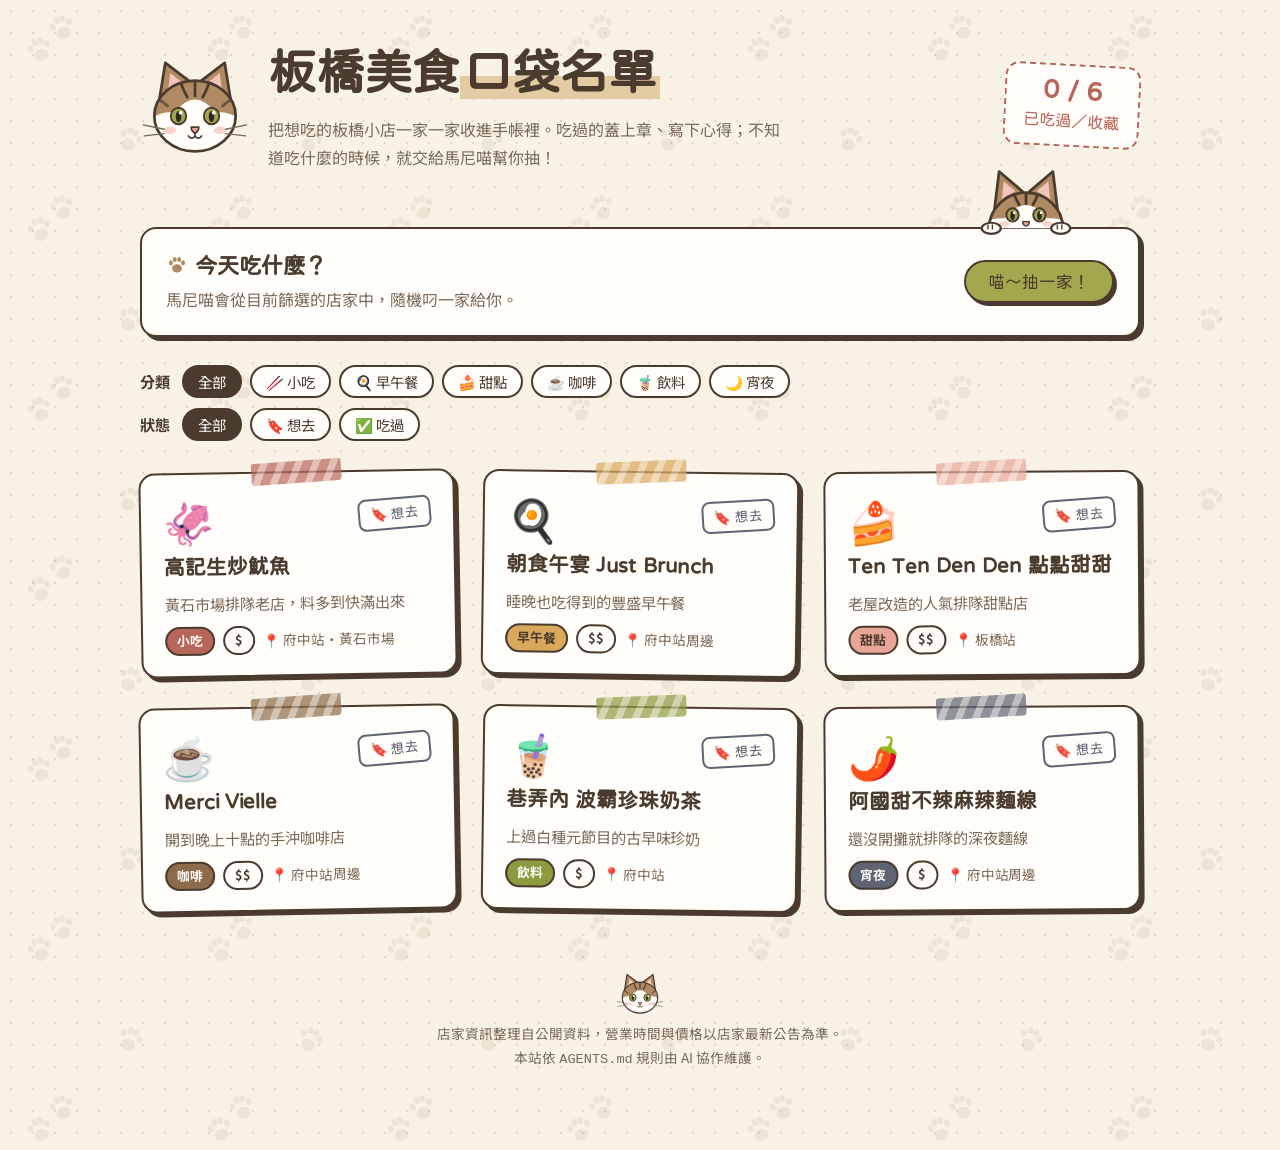
<file: index.html>
<!DOCTYPE html>
<html lang="zh-Hant-TW">
<head>
  <meta charset="UTF-8">
  <meta name="viewport" content="width=device-width, initial-scale=1.0">
  <title>板橋美食口袋名單</title>
  <meta name="description" content="一本可以持續累積的板橋美食手帳：分類篩選、隨機抽一家，決定今天吃什麼。">
  <link rel="preconnect" href="https://fonts.googleapis.com">
  <link rel="preconnect" href="https://fonts.gstatic.com" crossorigin>
  <link href="https://fonts.googleapis.com/css2?family=Huninn&family=Noto+Sans+TC:wght@400;700&display=swap" rel="stylesheet">
  <link rel="icon" href="assets/cat.svg" type="image/svg+xml">
  <link rel="stylesheet" href="assets/style.css">
</head>
<body>
  <main class="wrap">

    <header class="site-header">
      <div class="header-main">
        <img class="mascot" src="assets/cat.svg" alt="馬尼喵">
        <div>
          <h1 class="site-title">板橋美食<span class="hl">口袋名單</span></h1>
          <p class="site-sub">把想吃的板橋小店一家一家收進手帳裡。吃過的蓋上章、寫下心得；不知道吃什麼的時候，就交給馬尼喵幫你抽！</p>
        </div>
      </div>
      <div class="stamp-count">
        <strong><span id="count-visited">0</span> / <span id="count-total">0</span></strong>
        已吃過／收藏
      </div>
    </header>

    <section class="picker" id="picker" aria-labelledby="picker-title">
      <img class="peek" src="assets/cat-peek.svg" alt="" aria-hidden="true">
      <div class="picker-text">
        <h2 id="picker-title"><img class="paw-icon" src="assets/paw.svg" alt=""> 今天吃什麼？</h2>
        <p>馬尼喵會從目前篩選的店家中，隨機叼一家給你。</p>
      </div>
      <button class="btn" id="pick-btn" type="button">喵～抽一家！</button>
      <div class="picker-result" id="picker-result" aria-live="polite"></div>
    </section>

    <section class="filters" aria-label="篩選">
      <div class="filter-row">
        <span class="filter-label">分類</span>
        <div class="filter-row" id="filter-category"></div>
      </div>
      <div class="filter-row">
        <span class="filter-label">狀態</span>
        <div class="filter-row" id="filter-status"></div>
      </div>
    </section>

    <section class="grid" id="grid" aria-label="店家列表"></section>
    <p class="empty" id="empty">這個條件下還沒有店家，快去新增一家吧 🍽️</p>

    <footer class="site-footer">
      <img class="footer-cat" src="assets/cat.svg" alt="">
      店家資訊整理自公開資料，營業時間與價格以店家最新公告為準。<br>
      本站依 <code>AGENTS.md</code> 規則由 AI 協作維護。
    </footer>
  </main>

  <script src="data/shops.js"></script>
  <script src="assets/app.js"></script>
</body>
</html>
</file>
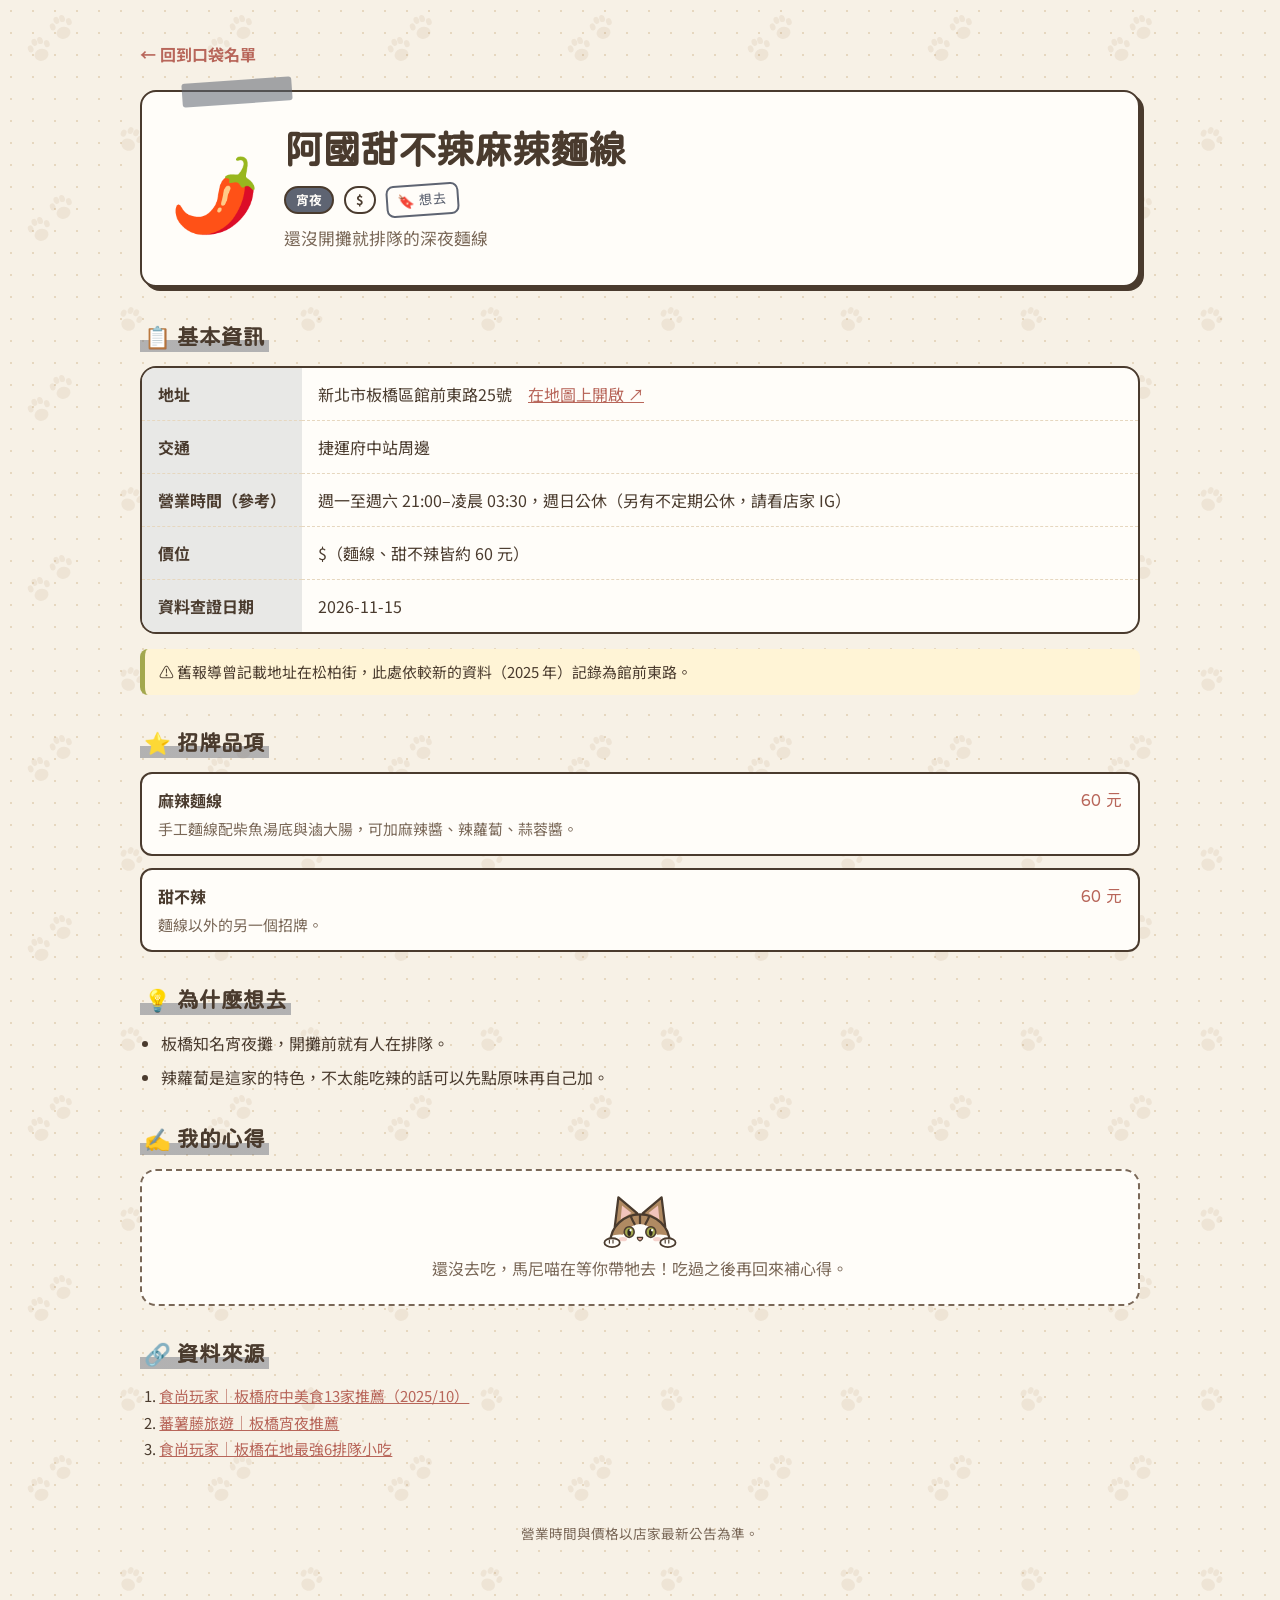
<file: shops/a-guo-mala-noodles.html>
<!DOCTYPE html>
<html lang="zh-Hant-TW">
<head>
  <meta charset="UTF-8">
  <meta name="viewport" content="width=device-width, initial-scale=1.0">
  <title>阿國甜不辣麻辣麵線｜板橋美食口袋名單</title>
  <link rel="preconnect" href="https://fonts.googleapis.com">
  <link rel="preconnect" href="https://fonts.gstatic.com" crossorigin>
  <link href="https://fonts.googleapis.com/css2?family=Huninn&family=Noto+Sans+TC:wght@400;700&display=swap" rel="stylesheet">
  <link rel="icon" href="../assets/cat.svg" type="image/svg+xml">
  <link rel="stylesheet" href="../assets/style.css">
</head>
<body class="cat-宵夜">
  <main class="wrap">

    <!-- 1. 返回連結 -->
    <a class="back" href="../index.html">← 回到口袋名單</a>

    <!-- 2. Hero -->
    <header class="shop-hero">
      <span class="hero-emoji" aria-hidden="true">🌶️</span>
      <div>
        <h1>阿國甜不辣麻辣麵線</h1>
        <div class="hero-tags">
          <span class="tag cat">宵夜</span>
          <span class="tag">$</span>
          <span class="status want">🔖 想去</span>
        </div>
        <p class="hero-tagline">還沒開攤就排隊的深夜麵線</p>
      </div>
    </header>

    <!-- 3. 基本資訊 -->
    <section class="section">
      <h2>📋 基本資訊</h2>
      <table class="info-table">
        <tr><th>地址</th><td>新北市板橋區館前東路25號　<a href="https://www.google.com/maps/search/?api=1&query=%E9%98%BF%E5%9C%8B%E7%94%9C%E4%B8%8D%E8%BE%A3%E9%BA%BB%E8%BE%A3%E9%BA%B5%E7%B7%9A%20%E6%96%B0%E5%8C%97%E5%B8%82%E6%9D%BF%E6%A9%8B%E5%8D%80%E9%A4%A8%E5%89%8D%E6%9D%B1%E8%B7%AF25%E8%99%9F" target="_blank" rel="noopener">在地圖上開啟 ↗</a></td></tr>
        <tr><th>交通</th><td>捷運府中站周邊</td></tr>
        <tr><th>營業時間（參考）</th><td>週一至週六 21:00–凌晨 03:30，週日公休（另有不定期公休，請看店家 IG）</td></tr>
        <tr><th>價位</th><td>$（麵線、甜不辣皆約 60 元）</td></tr>
        <tr><th>資料查證日期</th><td>2026-11-15</td></tr>
      </table>
      <p class="note">⚠️ 舊報導曾記載地址在松柏街，此處依較新的資料（2025 年）記錄為館前東路。</p>
    </section>

    <!-- 4. 招牌品項 -->
    <section class="section">
      <h2>⭐ 招牌品項</h2>
      <ul class="menu-list">
        <li><span class="menu-name">麻辣麵線</span><span class="menu-price">60 元</span><span class="menu-desc">手工麵線配柴魚湯底與滷大腸，可加麻辣醬、辣蘿蔔、蒜蓉醬。</span></li>
        <li><span class="menu-name">甜不辣</span><span class="menu-price">60 元</span><span class="menu-desc">麵線以外的另一個招牌。</span></li>
      </ul>
    </section>

    <!-- 5. 為什麼想去 -->
    <section class="section">
      <h2>💡 為什麼想去</h2>
      <ul class="reasons">
        <li>板橋知名宵夜攤，開攤前就有人在排隊。</li>
        <li>辣蘿蔔是這家的特色，不太能吃辣的話可以先點原味再自己加。</li>
      </ul>
    </section>

    <!-- 6. 我的心得 -->
    <section class="section">
      <h2>✍️ 我的心得</h2>
      <div class="review pending">
        <img src="../assets/cat-peek.svg" alt="" aria-hidden="true">
        還沒去吃，馬尼喵在等你帶牠去！吃過之後再回來補心得。
      </div>
    </section>

    <!-- 7. 資料來源 -->
    <section class="section">
      <h2>🔗 資料來源</h2>
      <ol class="sources">
        <li><a href="https://supertaste.tvbs.com.tw/food/346968" target="_blank" rel="noopener">食尚玩家｜板橋府中美食13家推薦（2025/10）</a></li>
        <li><a href="https://travel.yam.com/article/132681" target="_blank" rel="noopener">蕃薯藤旅遊｜板橋宵夜推薦</a></li>
        <li><a href="https://supertaste.tvbs.com.tw/pack/346048" target="_blank" rel="noopener">食尚玩家｜板橋在地最強6排隊小吃</a></li>
      </ol>
    </section>

    <footer class="site-footer">營業時間與價格以店家最新公告為準。</footer>
  </main>
</body>
</html>
</file>
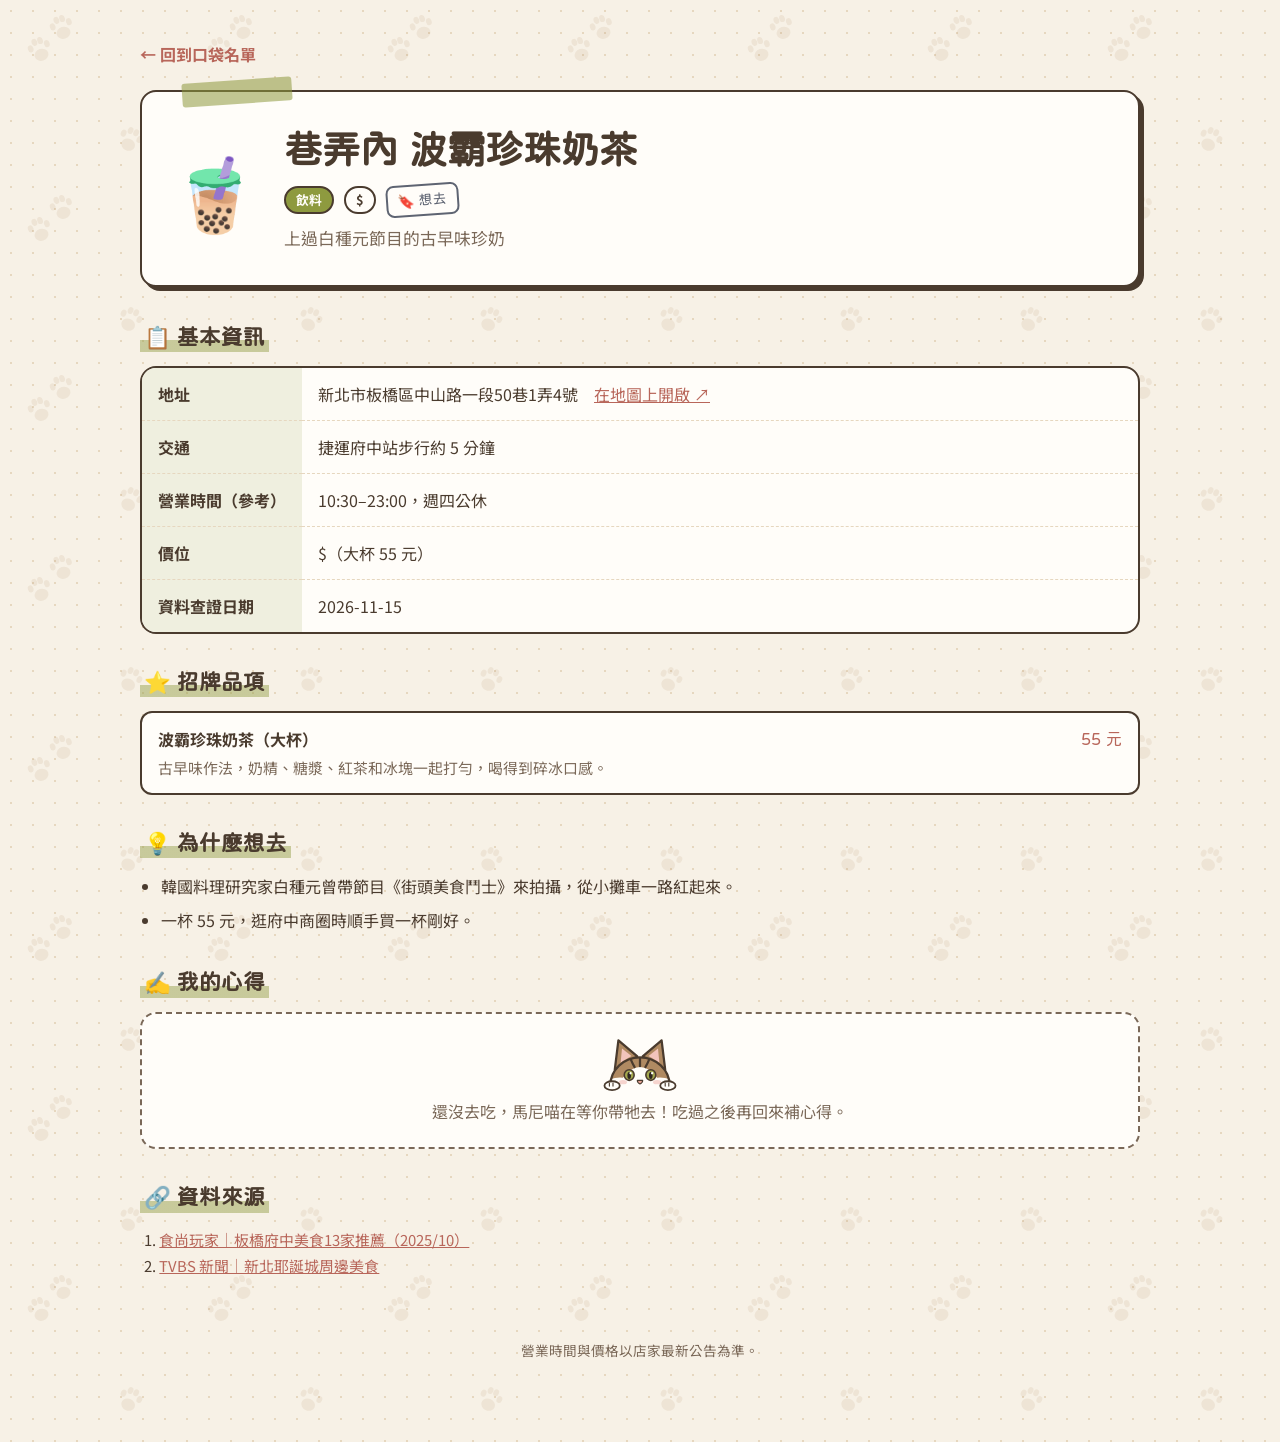
<file: shops/boba-milk-tea.html>
<!DOCTYPE html>
<html lang="zh-Hant-TW">
<head>
  <meta charset="UTF-8">
  <meta name="viewport" content="width=device-width, initial-scale=1.0">
  <title>巷弄內 波霸珍珠奶茶｜板橋美食口袋名單</title>
  <link rel="preconnect" href="https://fonts.googleapis.com">
  <link rel="preconnect" href="https://fonts.gstatic.com" crossorigin>
  <link href="https://fonts.googleapis.com/css2?family=Huninn&family=Noto+Sans+TC:wght@400;700&display=swap" rel="stylesheet">
  <link rel="icon" href="../assets/cat.svg" type="image/svg+xml">
  <link rel="stylesheet" href="../assets/style.css">
</head>
<body class="cat-飲料">
  <main class="wrap">

    <!-- 1. 返回連結 -->
    <a class="back" href="../index.html">← 回到口袋名單</a>

    <!-- 2. Hero -->
    <header class="shop-hero">
      <span class="hero-emoji" aria-hidden="true">🧋</span>
      <div>
        <h1>巷弄內 波霸珍珠奶茶</h1>
        <div class="hero-tags">
          <span class="tag cat">飲料</span>
          <span class="tag">$</span>
          <span class="status want">🔖 想去</span>
        </div>
        <p class="hero-tagline">上過白種元節目的古早味珍奶</p>
      </div>
    </header>

    <!-- 3. 基本資訊 -->
    <section class="section">
      <h2>📋 基本資訊</h2>
      <table class="info-table">
        <tr><th>地址</th><td>新北市板橋區中山路一段50巷1弄4號　<a href="https://www.google.com/maps/search/?api=1&query=%E5%B7%B7%E5%BC%84%E5%85%A7%20%E6%B3%A2%E9%9C%B8%E7%8F%8D%E7%8F%A0%E5%A5%B6%E8%8C%B6%20%E6%96%B0%E5%8C%97%E5%B8%82%E6%9D%BF%E6%A9%8B%E5%8D%80%E4%B8%AD%E5%B1%B1%E8%B7%AF%E4%B8%80%E6%AE%B550%E5%B7%B71%E5%BC%844%E8%99%9F" target="_blank" rel="noopener">在地圖上開啟 ↗</a></td></tr>
        <tr><th>交通</th><td>捷運府中站步行約 5 分鐘</td></tr>
        <tr><th>營業時間（參考）</th><td>10:30–23:00，週四公休</td></tr>
        <tr><th>價位</th><td>$（大杯 55 元）</td></tr>
        <tr><th>資料查證日期</th><td>2026-11-15</td></tr>
      </table>
    </section>

    <!-- 4. 招牌品項 -->
    <section class="section">
      <h2>⭐ 招牌品項</h2>
      <ul class="menu-list">
        <li><span class="menu-name">波霸珍珠奶茶（大杯）</span><span class="menu-price">55 元</span><span class="menu-desc">古早味作法，奶精、糖漿、紅茶和冰塊一起打勻，喝得到碎冰口感。</span></li>
      </ul>
    </section>

    <!-- 5. 為什麼想去 -->
    <section class="section">
      <h2>💡 為什麼想去</h2>
      <ul class="reasons">
        <li>韓國料理研究家白種元曾帶節目《街頭美食鬥士》來拍攝，從小攤車一路紅起來。</li>
        <li>一杯 55 元，逛府中商圈時順手買一杯剛好。</li>
      </ul>
    </section>

    <!-- 6. 我的心得 -->
    <section class="section">
      <h2>✍️ 我的心得</h2>
      <div class="review pending">
        <img src="../assets/cat-peek.svg" alt="" aria-hidden="true">
        還沒去吃，馬尼喵在等你帶牠去！吃過之後再回來補心得。
      </div>
    </section>

    <!-- 7. 資料來源 -->
    <section class="section">
      <h2>🔗 資料來源</h2>
      <ol class="sources">
        <li><a href="https://supertaste.tvbs.com.tw/food/346968" target="_blank" rel="noopener">食尚玩家｜板橋府中美食13家推薦（2025/10）</a></li>
        <li><a href="https://news.tvbs.com.tw/travel/1952962" target="_blank" rel="noopener">TVBS 新聞｜新北耶誕城周邊美食</a></li>
      </ol>
    </section>

    <footer class="site-footer">營業時間與價格以店家最新公告為準。</footer>
  </main>
</body>
</html>
</file>
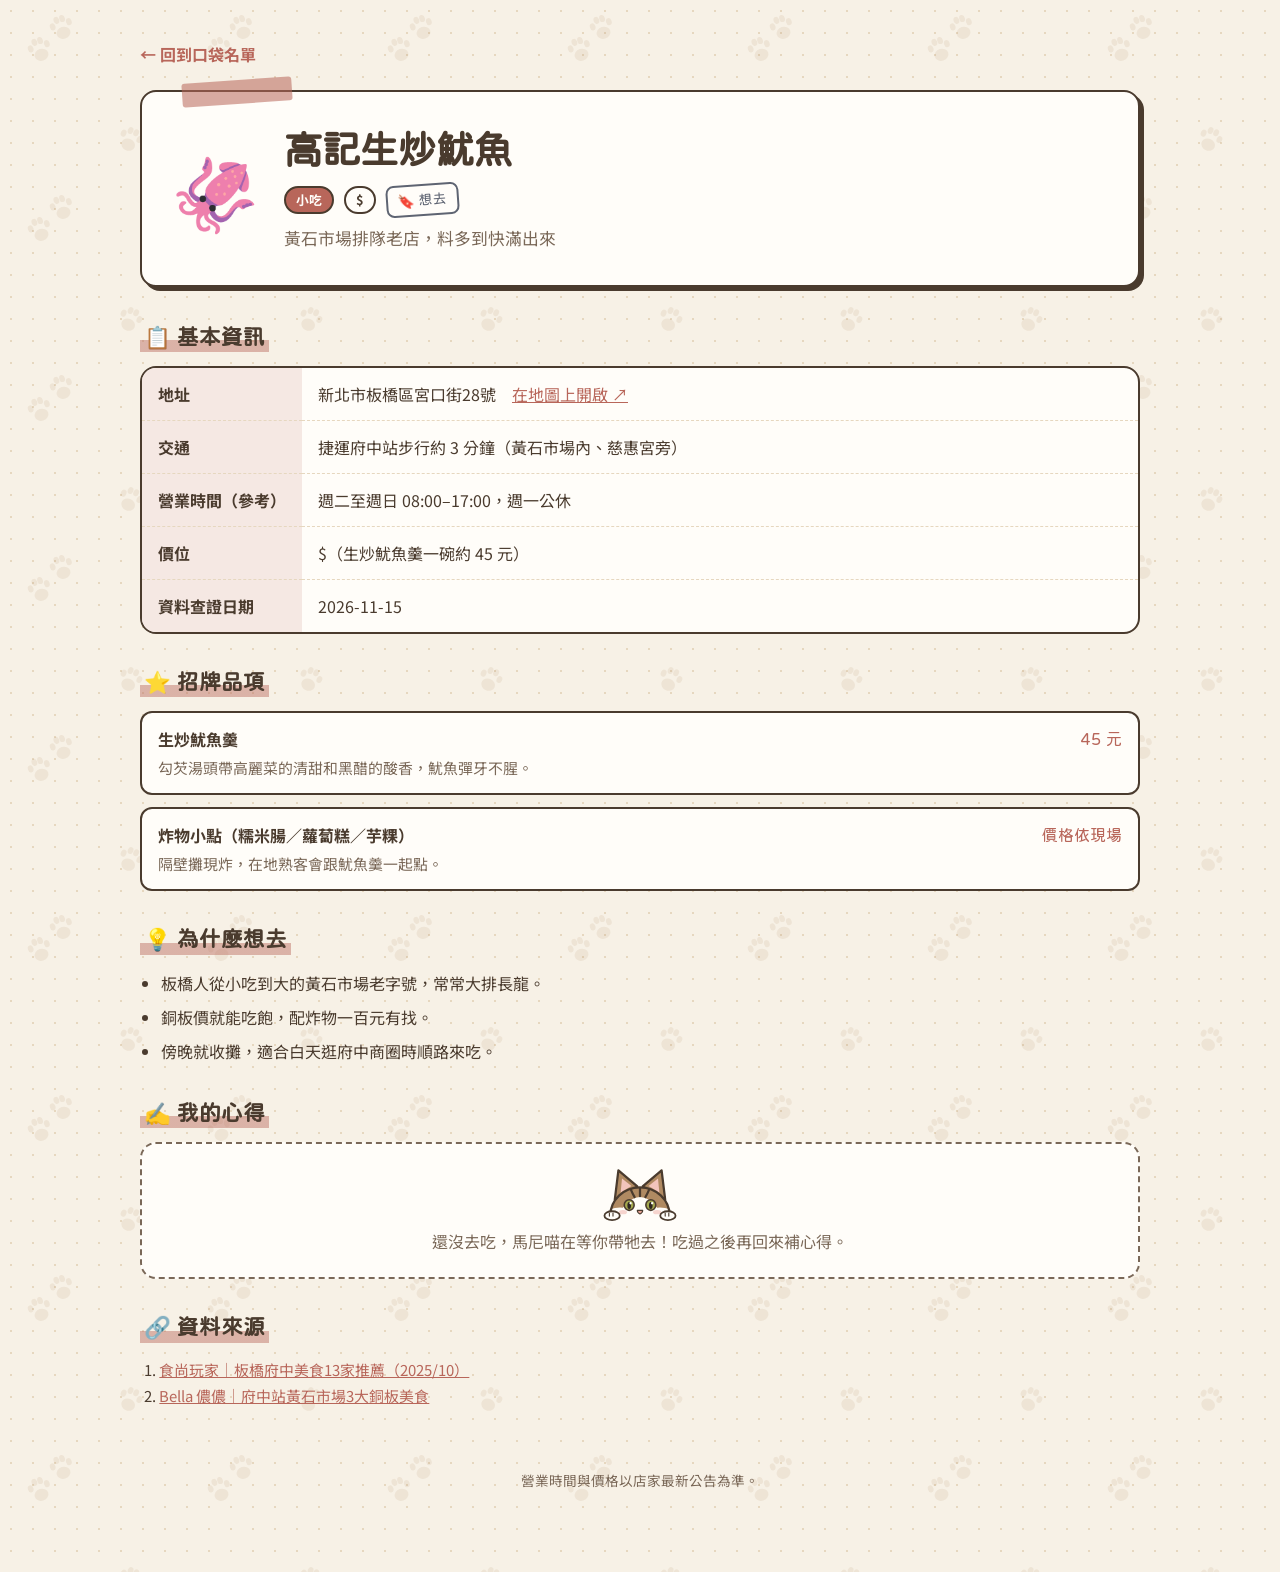
<file: shops/gaoji-squid-soup.html>
<!DOCTYPE html>
<html lang="zh-Hant-TW">
<head>
  <meta charset="UTF-8">
  <meta name="viewport" content="width=device-width, initial-scale=1.0">
  <title>高記生炒魷魚｜板橋美食口袋名單</title>
  <link rel="preconnect" href="https://fonts.googleapis.com">
  <link rel="preconnect" href="https://fonts.gstatic.com" crossorigin>
  <link href="https://fonts.googleapis.com/css2?family=Huninn&family=Noto+Sans+TC:wght@400;700&display=swap" rel="stylesheet">
  <link rel="icon" href="../assets/cat.svg" type="image/svg+xml">
  <link rel="stylesheet" href="../assets/style.css">
</head>
<body class="cat-小吃">
  <main class="wrap">

    <!-- 1. 返回連結 -->
    <a class="back" href="../index.html">← 回到口袋名單</a>

    <!-- 2. Hero -->
    <header class="shop-hero">
      <span class="hero-emoji" aria-hidden="true">🦑</span>
      <div>
        <h1>高記生炒魷魚</h1>
        <div class="hero-tags">
          <span class="tag cat">小吃</span>
          <span class="tag">$</span>
          <span class="status want">🔖 想去</span>
        </div>
        <p class="hero-tagline">黃石市場排隊老店，料多到快滿出來</p>
      </div>
    </header>

    <!-- 3. 基本資訊 -->
    <section class="section">
      <h2>📋 基本資訊</h2>
      <table class="info-table">
        <tr><th>地址</th><td>新北市板橋區宮口街28號　<a href="https://www.google.com/maps/search/?api=1&query=%E9%AB%98%E8%A8%98%E7%94%9F%E7%82%92%E9%AD%B7%E9%AD%9A%20%E6%96%B0%E5%8C%97%E5%B8%82%E6%9D%BF%E6%A9%8B%E5%8D%80%E5%AE%AE%E5%8F%A3%E8%A1%9728%E8%99%9F" target="_blank" rel="noopener">在地圖上開啟 ↗</a></td></tr>
        <tr><th>交通</th><td>捷運府中站步行約 3 分鐘（黃石市場內、慈惠宮旁）</td></tr>
        <tr><th>營業時間（參考）</th><td>週二至週日 08:00–17:00，週一公休</td></tr>
        <tr><th>價位</th><td>$（生炒魷魚羹一碗約 45 元）</td></tr>
        <tr><th>資料查證日期</th><td>2026-11-15</td></tr>
      </table>
    </section>

    <!-- 4. 招牌品項 -->
    <section class="section">
      <h2>⭐ 招牌品項</h2>
      <ul class="menu-list">
        <li><span class="menu-name">生炒魷魚羹</span><span class="menu-price">45 元</span><span class="menu-desc">勾芡湯頭帶高麗菜的清甜和黑醋的酸香，魷魚彈牙不腥。</span></li>
        <li><span class="menu-name">炸物小點（糯米腸／蘿蔔糕／芋粿）</span><span class="menu-price">價格依現場</span><span class="menu-desc">隔壁攤現炸，在地熟客會跟魷魚羹一起點。</span></li>
      </ul>
    </section>

    <!-- 5. 為什麼想去 -->
    <section class="section">
      <h2>💡 為什麼想去</h2>
      <ul class="reasons">
        <li>板橋人從小吃到大的黃石市場老字號，常常大排長龍。</li>
        <li>銅板價就能吃飽，配炸物一百元有找。</li>
        <li>傍晚就收攤，適合白天逛府中商圈時順路來吃。</li>
      </ul>
    </section>

    <!-- 6. 我的心得 -->
    <section class="section">
      <h2>✍️ 我的心得</h2>
      <div class="review pending">
        <img src="../assets/cat-peek.svg" alt="" aria-hidden="true">
        還沒去吃，馬尼喵在等你帶牠去！吃過之後再回來補心得。
      </div>
    </section>

    <!-- 7. 資料來源 -->
    <section class="section">
      <h2>🔗 資料來源</h2>
      <ol class="sources">
        <li><a href="https://supertaste.tvbs.com.tw/food/346968" target="_blank" rel="noopener">食尚玩家｜板橋府中美食13家推薦（2025/10）</a></li>
        <li><a href="https://www.bella.tw/articles/travel%26foodies/37369" target="_blank" rel="noopener">Bella 儂儂｜府中站黃石市場3大銅板美食</a></li>
      </ol>
    </section>

    <footer class="site-footer">營業時間與價格以店家最新公告為準。</footer>
  </main>
</body>
</html>
</file>
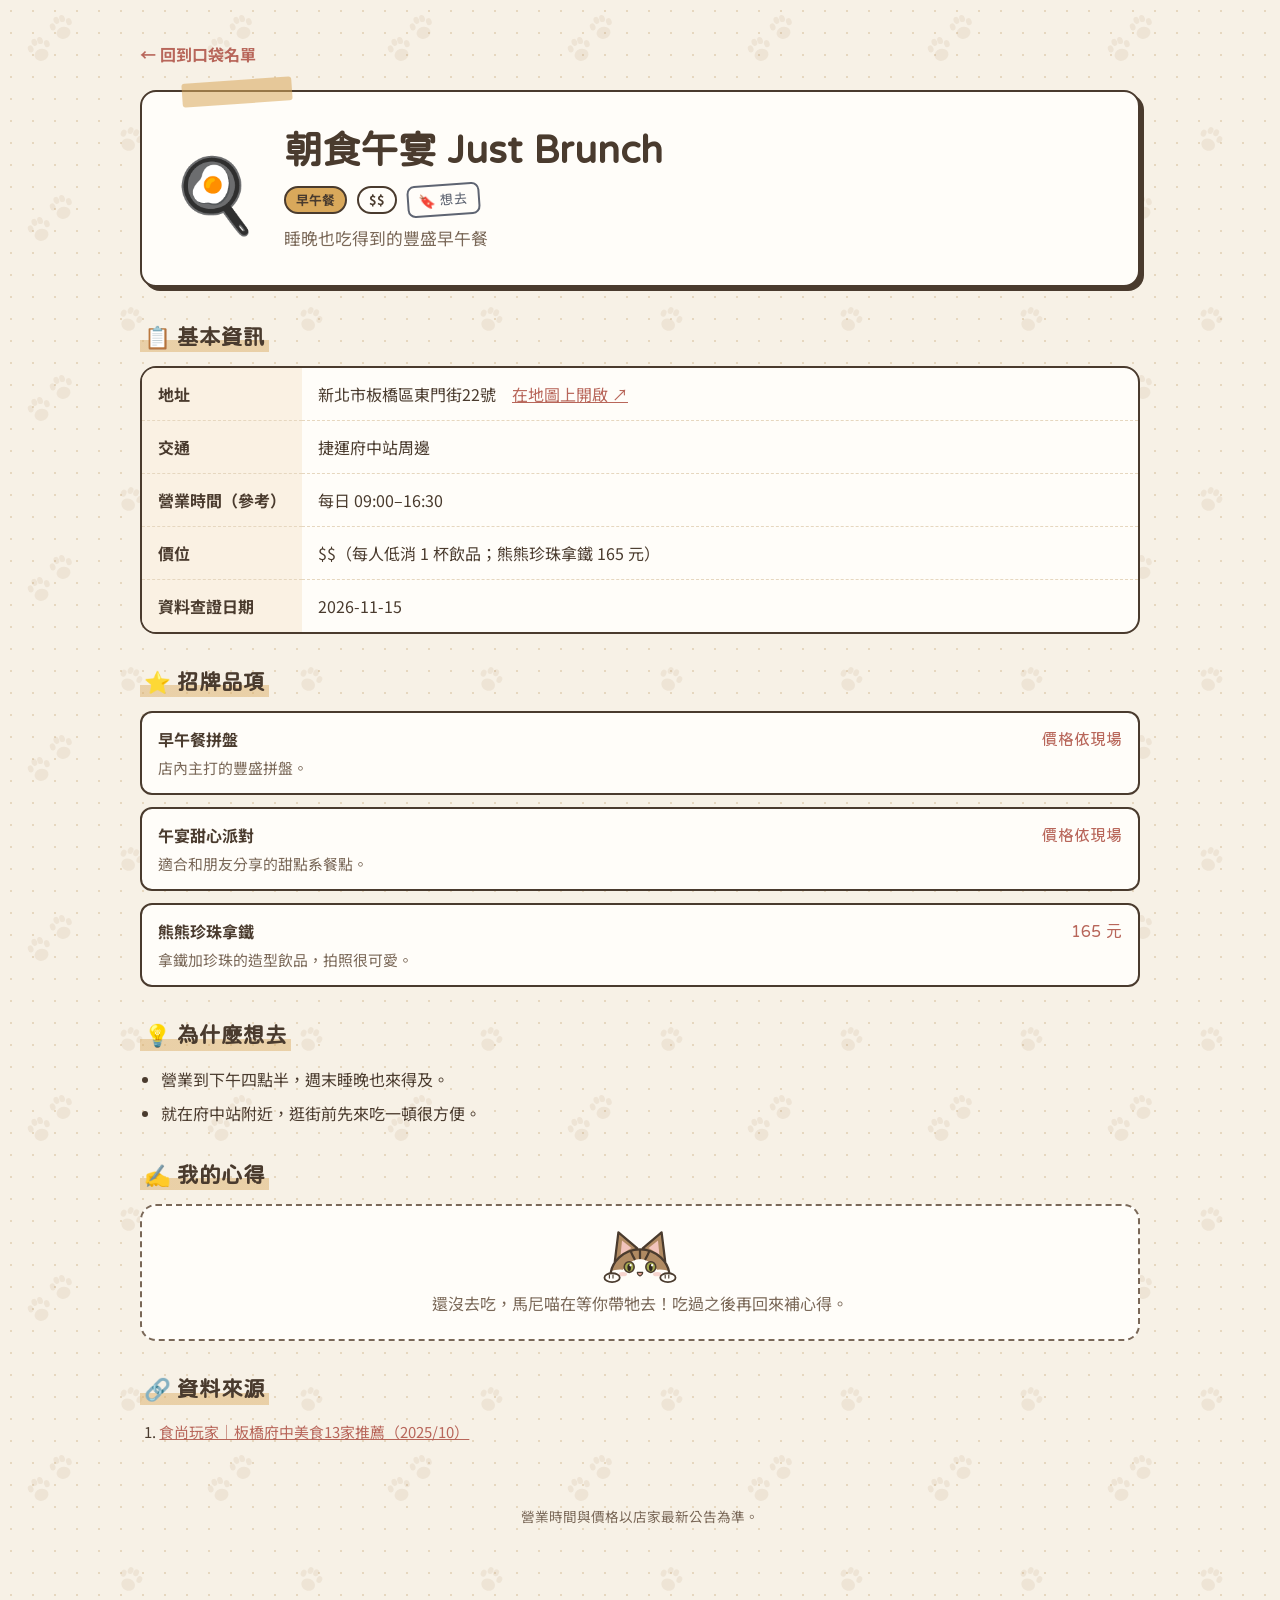
<file: shops/just-brunch.html>
<!DOCTYPE html>
<html lang="zh-Hant-TW">
<head>
  <meta charset="UTF-8">
  <meta name="viewport" content="width=device-width, initial-scale=1.0">
  <title>朝食午宴 Just Brunch｜板橋美食口袋名單</title>
  <link rel="preconnect" href="https://fonts.googleapis.com">
  <link rel="preconnect" href="https://fonts.gstatic.com" crossorigin>
  <link href="https://fonts.googleapis.com/css2?family=Huninn&family=Noto+Sans+TC:wght@400;700&display=swap" rel="stylesheet">
  <link rel="icon" href="../assets/cat.svg" type="image/svg+xml">
  <link rel="stylesheet" href="../assets/style.css">
</head>
<body class="cat-早午餐">
  <main class="wrap">

    <!-- 1. 返回連結 -->
    <a class="back" href="../index.html">← 回到口袋名單</a>

    <!-- 2. Hero -->
    <header class="shop-hero">
      <span class="hero-emoji" aria-hidden="true">🍳</span>
      <div>
        <h1>朝食午宴 Just Brunch</h1>
        <div class="hero-tags">
          <span class="tag cat">早午餐</span>
          <span class="tag">$$</span>
          <span class="status want">🔖 想去</span>
        </div>
        <p class="hero-tagline">睡晚也吃得到的豐盛早午餐</p>
      </div>
    </header>

    <!-- 3. 基本資訊 -->
    <section class="section">
      <h2>📋 基本資訊</h2>
      <table class="info-table">
        <tr><th>地址</th><td>新北市板橋區東門街22號　<a href="https://www.google.com/maps/search/?api=1&query=%E6%9C%9D%E9%A3%9F%E5%8D%88%E5%AE%B4%20Just%20Brunch%20%E6%96%B0%E5%8C%97%E5%B8%82%E6%9D%BF%E6%A9%8B%E5%8D%80%E6%9D%B1%E9%96%80%E8%A1%9722%E8%99%9F" target="_blank" rel="noopener">在地圖上開啟 ↗</a></td></tr>
        <tr><th>交通</th><td>捷運府中站周邊</td></tr>
        <tr><th>營業時間（參考）</th><td>每日 09:00–16:30</td></tr>
        <tr><th>價位</th><td>$$（每人低消 1 杯飲品；熊熊珍珠拿鐵 165 元）</td></tr>
        <tr><th>資料查證日期</th><td>2026-11-15</td></tr>
      </table>
    </section>

    <!-- 4. 招牌品項 -->
    <section class="section">
      <h2>⭐ 招牌品項</h2>
      <ul class="menu-list">
        <li><span class="menu-name">早午餐拼盤</span><span class="menu-price">價格依現場</span><span class="menu-desc">店內主打的豐盛拼盤。</span></li>
        <li><span class="menu-name">午宴甜心派對</span><span class="menu-price">價格依現場</span><span class="menu-desc">適合和朋友分享的甜點系餐點。</span></li>
        <li><span class="menu-name">熊熊珍珠拿鐵</span><span class="menu-price">165 元</span><span class="menu-desc">拿鐵加珍珠的造型飲品，拍照很可愛。</span></li>
      </ul>
    </section>

    <!-- 5. 為什麼想去 -->
    <section class="section">
      <h2>💡 為什麼想去</h2>
      <ul class="reasons">
        <li>營業到下午四點半，週末睡晚也來得及。</li>
        <li>就在府中站附近，逛街前先來吃一頓很方便。</li>
      </ul>
    </section>

    <!-- 6. 我的心得 -->
    <section class="section">
      <h2>✍️ 我的心得</h2>
      <div class="review pending">
        <img src="../assets/cat-peek.svg" alt="" aria-hidden="true">
        還沒去吃，馬尼喵在等你帶牠去！吃過之後再回來補心得。
      </div>
    </section>

    <!-- 7. 資料來源 -->
    <section class="section">
      <h2>🔗 資料來源</h2>
      <ol class="sources">
        <li><a href="https://supertaste.tvbs.com.tw/food/346968" target="_blank" rel="noopener">食尚玩家｜板橋府中美食13家推薦（2025/10）</a></li>
      </ol>
    </section>

    <footer class="site-footer">營業時間與價格以店家最新公告為準。</footer>
  </main>
</body>
</html>
</file>
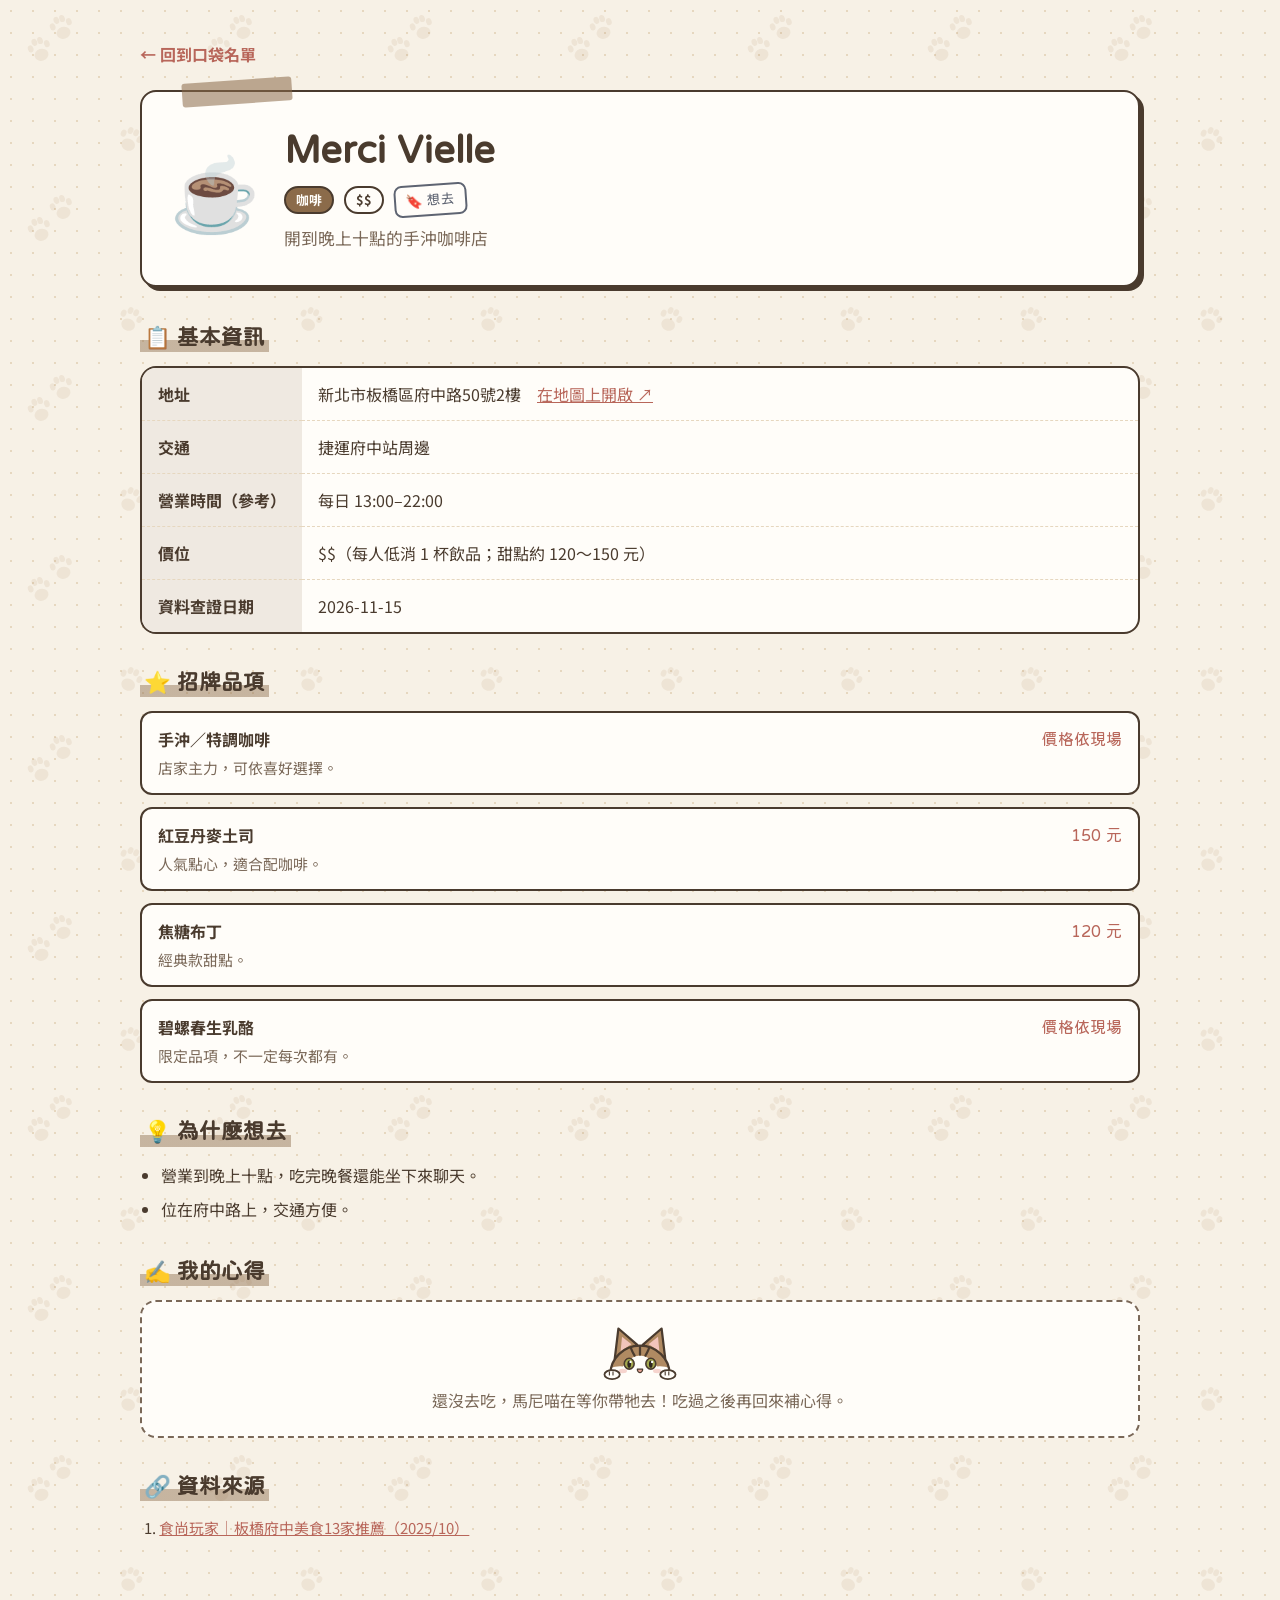
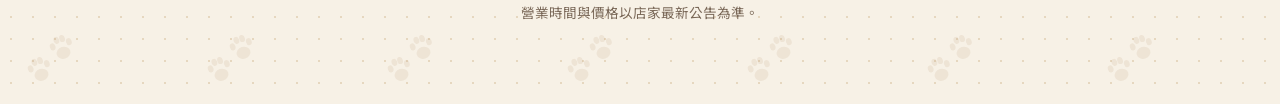
<file: shops/merci-vielle.html>
<!DOCTYPE html>
<html lang="zh-Hant-TW">
<head>
  <meta charset="UTF-8">
  <meta name="viewport" content="width=device-width, initial-scale=1.0">
  <title>Merci Vielle｜板橋美食口袋名單</title>
  <link rel="preconnect" href="https://fonts.googleapis.com">
  <link rel="preconnect" href="https://fonts.gstatic.com" crossorigin>
  <link href="https://fonts.googleapis.com/css2?family=Huninn&family=Noto+Sans+TC:wght@400;700&display=swap" rel="stylesheet">
  <link rel="icon" href="../assets/cat.svg" type="image/svg+xml">
  <link rel="stylesheet" href="../assets/style.css">
</head>
<body class="cat-咖啡">
  <main class="wrap">

    <!-- 1. 返回連結 -->
    <a class="back" href="../index.html">← 回到口袋名單</a>

    <!-- 2. Hero -->
    <header class="shop-hero">
      <span class="hero-emoji" aria-hidden="true">☕</span>
      <div>
        <h1>Merci Vielle</h1>
        <div class="hero-tags">
          <span class="tag cat">咖啡</span>
          <span class="tag">$$</span>
          <span class="status want">🔖 想去</span>
        </div>
        <p class="hero-tagline">開到晚上十點的手沖咖啡店</p>
      </div>
    </header>

    <!-- 3. 基本資訊 -->
    <section class="section">
      <h2>📋 基本資訊</h2>
      <table class="info-table">
        <tr><th>地址</th><td>新北市板橋區府中路50號2樓　<a href="https://www.google.com/maps/search/?api=1&query=Merci%20Vielle%20%E6%96%B0%E5%8C%97%E5%B8%82%E6%9D%BF%E6%A9%8B%E5%8D%80%E5%BA%9C%E4%B8%AD%E8%B7%AF50%E8%99%9F2%E6%A8%93" target="_blank" rel="noopener">在地圖上開啟 ↗</a></td></tr>
        <tr><th>交通</th><td>捷運府中站周邊</td></tr>
        <tr><th>營業時間（參考）</th><td>每日 13:00–22:00</td></tr>
        <tr><th>價位</th><td>$$（每人低消 1 杯飲品；甜點約 120～150 元）</td></tr>
        <tr><th>資料查證日期</th><td>2026-11-15</td></tr>
      </table>
    </section>

    <!-- 4. 招牌品項 -->
    <section class="section">
      <h2>⭐ 招牌品項</h2>
      <ul class="menu-list">
        <li><span class="menu-name">手沖／特調咖啡</span><span class="menu-price">價格依現場</span><span class="menu-desc">店家主力，可依喜好選擇。</span></li>
        <li><span class="menu-name">紅豆丹麥土司</span><span class="menu-price">150 元</span><span class="menu-desc">人氣點心，適合配咖啡。</span></li>
        <li><span class="menu-name">焦糖布丁</span><span class="menu-price">120 元</span><span class="menu-desc">經典款甜點。</span></li>
        <li><span class="menu-name">碧螺春生乳酪</span><span class="menu-price">價格依現場</span><span class="menu-desc">限定品項，不一定每次都有。</span></li>
      </ul>
    </section>

    <!-- 5. 為什麼想去 -->
    <section class="section">
      <h2>💡 為什麼想去</h2>
      <ul class="reasons">
        <li>營業到晚上十點，吃完晚餐還能坐下來聊天。</li>
        <li>位在府中路上，交通方便。</li>
      </ul>
    </section>

    <!-- 6. 我的心得 -->
    <section class="section">
      <h2>✍️ 我的心得</h2>
      <div class="review pending">
        <img src="../assets/cat-peek.svg" alt="" aria-hidden="true">
        還沒去吃，馬尼喵在等你帶牠去！吃過之後再回來補心得。
      </div>
    </section>

    <!-- 7. 資料來源 -->
    <section class="section">
      <h2>🔗 資料來源</h2>
      <ol class="sources">
        <li><a href="https://supertaste.tvbs.com.tw/food/346968" target="_blank" rel="noopener">食尚玩家｜板橋府中美食13家推薦（2025/10）</a></li>
      </ol>
    </section>

    <footer class="site-footer">營業時間與價格以店家最新公告為準。</footer>
  </main>
</body>
</html>
</file>
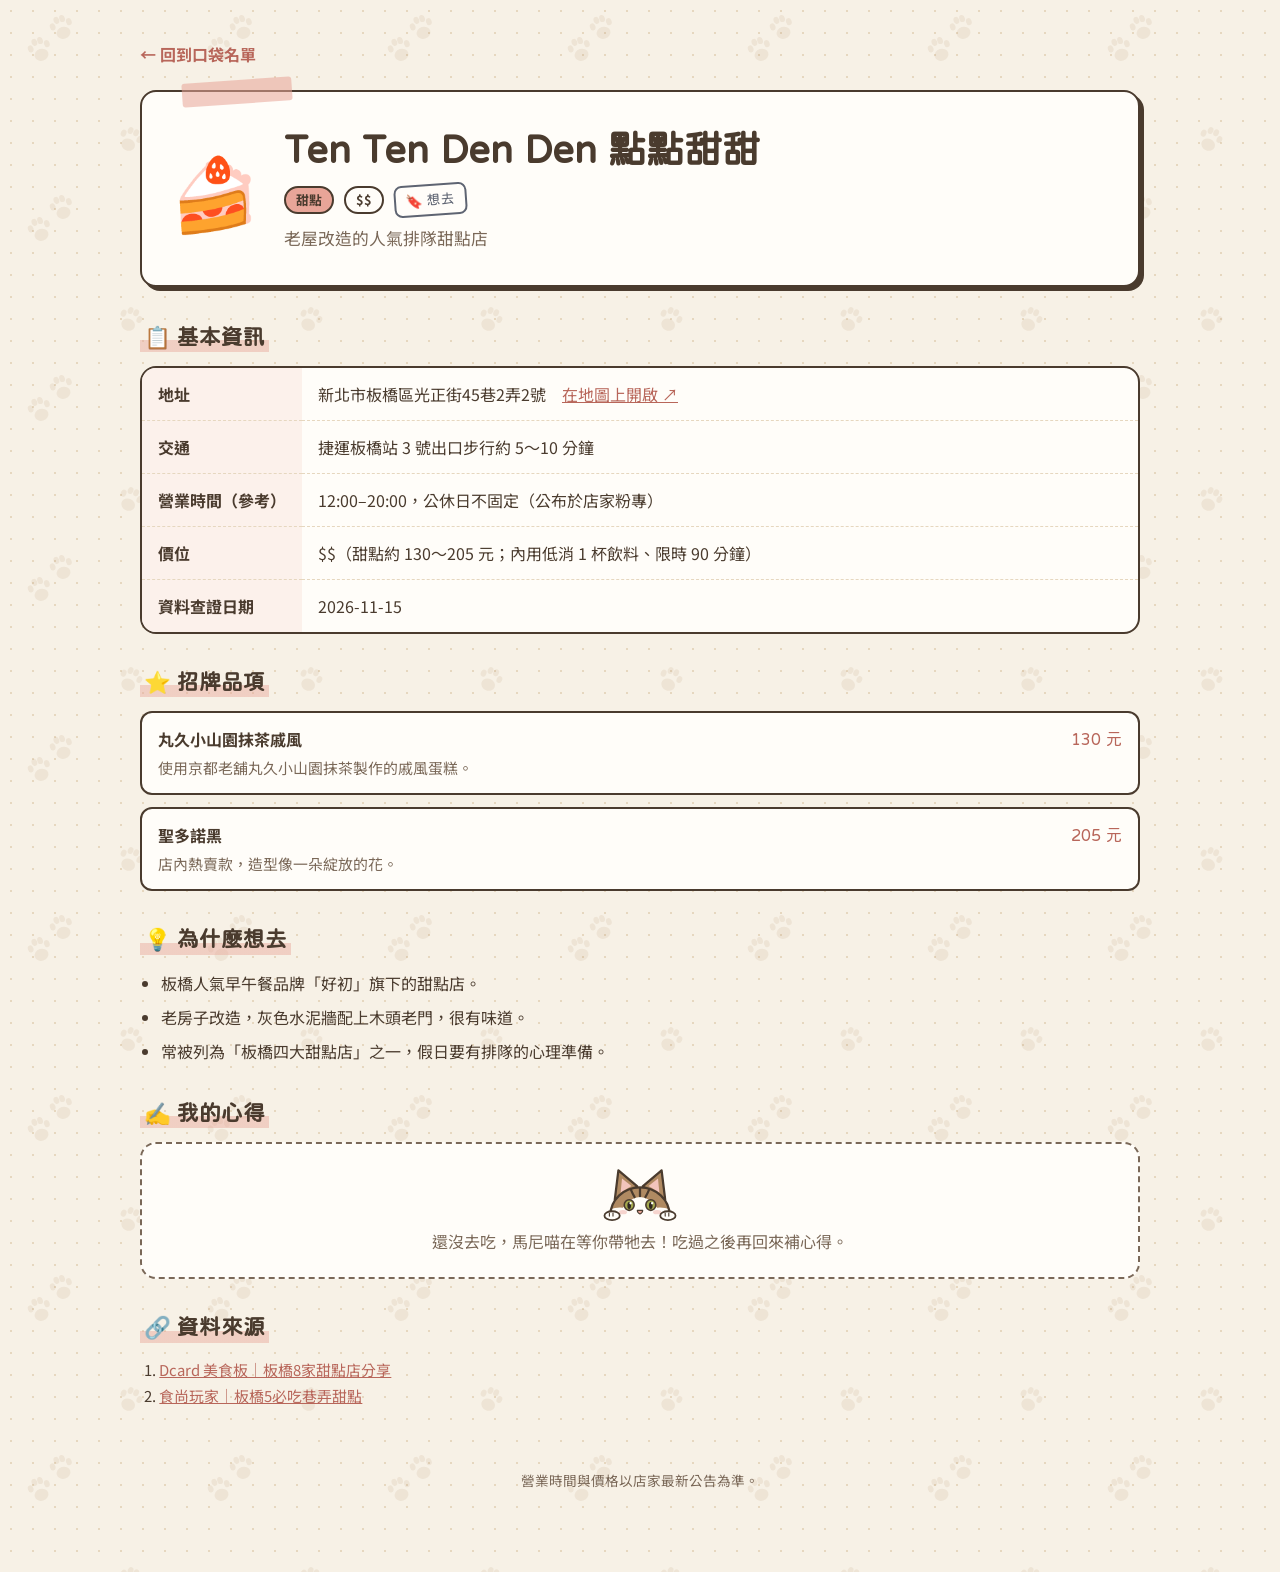
<file: shops/tenten-denden.html>
<!DOCTYPE html>
<html lang="zh-Hant-TW">
<head>
  <meta charset="UTF-8">
  <meta name="viewport" content="width=device-width, initial-scale=1.0">
  <title>Ten Ten Den Den 點點甜甜｜板橋美食口袋名單</title>
  <link rel="preconnect" href="https://fonts.googleapis.com">
  <link rel="preconnect" href="https://fonts.gstatic.com" crossorigin>
  <link href="https://fonts.googleapis.com/css2?family=Huninn&family=Noto+Sans+TC:wght@400;700&display=swap" rel="stylesheet">
  <link rel="icon" href="../assets/cat.svg" type="image/svg+xml">
  <link rel="stylesheet" href="../assets/style.css">
</head>
<body class="cat-甜點">
  <main class="wrap">

    <!-- 1. 返回連結 -->
    <a class="back" href="../index.html">← 回到口袋名單</a>

    <!-- 2. Hero -->
    <header class="shop-hero">
      <span class="hero-emoji" aria-hidden="true">🍰</span>
      <div>
        <h1>Ten Ten Den Den 點點甜甜</h1>
        <div class="hero-tags">
          <span class="tag cat">甜點</span>
          <span class="tag">$$</span>
          <span class="status want">🔖 想去</span>
        </div>
        <p class="hero-tagline">老屋改造的人氣排隊甜點店</p>
      </div>
    </header>

    <!-- 3. 基本資訊 -->
    <section class="section">
      <h2>📋 基本資訊</h2>
      <table class="info-table">
        <tr><th>地址</th><td>新北市板橋區光正街45巷2弄2號　<a href="https://www.google.com/maps/search/?api=1&query=Ten%20Ten%20Den%20Den%20%E9%BB%9E%E9%BB%9E%E7%94%9C%E7%94%9C%20%E6%96%B0%E5%8C%97%E5%B8%82%E6%9D%BF%E6%A9%8B%E5%8D%80%E5%85%89%E6%AD%A3%E8%A1%9745%E5%B7%B72%E5%BC%842%E8%99%9F" target="_blank" rel="noopener">在地圖上開啟 ↗</a></td></tr>
        <tr><th>交通</th><td>捷運板橋站 3 號出口步行約 5～10 分鐘</td></tr>
        <tr><th>營業時間（參考）</th><td>12:00–20:00，公休日不固定（公布於店家粉專）</td></tr>
        <tr><th>價位</th><td>$$（甜點約 130～205 元；內用低消 1 杯飲料、限時 90 分鐘）</td></tr>
        <tr><th>資料查證日期</th><td>2026-11-15</td></tr>
      </table>
    </section>

    <!-- 4. 招牌品項 -->
    <section class="section">
      <h2>⭐ 招牌品項</h2>
      <ul class="menu-list">
        <li><span class="menu-name">丸久小山園抹茶戚風</span><span class="menu-price">130 元</span><span class="menu-desc">使用京都老舖丸久小山園抹茶製作的戚風蛋糕。</span></li>
        <li><span class="menu-name">聖多諾黑</span><span class="menu-price">205 元</span><span class="menu-desc">店內熱賣款，造型像一朵綻放的花。</span></li>
      </ul>
    </section>

    <!-- 5. 為什麼想去 -->
    <section class="section">
      <h2>💡 為什麼想去</h2>
      <ul class="reasons">
        <li>板橋人氣早午餐品牌「好初」旗下的甜點店。</li>
        <li>老房子改造，灰色水泥牆配上木頭老門，很有味道。</li>
        <li>常被列為「板橋四大甜點店」之一，假日要有排隊的心理準備。</li>
      </ul>
    </section>

    <!-- 6. 我的心得 -->
    <section class="section">
      <h2>✍️ 我的心得</h2>
      <div class="review pending">
        <img src="../assets/cat-peek.svg" alt="" aria-hidden="true">
        還沒去吃，馬尼喵在等你帶牠去！吃過之後再回來補心得。
      </div>
    </section>

    <!-- 7. 資料來源 -->
    <section class="section">
      <h2>🔗 資料來源</h2>
      <ol class="sources">
        <li><a href="https://www.dcard.tw/f/food/p/226285825" target="_blank" rel="noopener">Dcard 美食板｜板橋8家甜點店分享</a></li>
        <li><a href="https://supertaste.tvbs.com.tw/pack/337498" target="_blank" rel="noopener">食尚玩家｜板橋5必吃巷弄甜點</a></li>
      </ol>
    </section>

    <footer class="site-footer">營業時間與價格以店家最新公告為準。</footer>
  </main>
</body>
</html>
</file>
<file: assets/style.css>
/* =========================================================
   板橋美食口袋名單 — 全站共用樣式
   規範見 AGENTS.md 第 10 節。請勿新增其他 CSS 檔。
   ========================================================= */

:root {
  /* 配色取自白底虎斑貓：白毛、虎斑棕、橄欖綠眼睛、粉紅鼻頭 */
  --paper: #F7F1E6;      /* 奶油白（背景） */
  --paper-dot: #E6D7BF;
  --ink: #4A3B2E;        /* 深虎斑棕（文字、邊框） */
  --ink-soft: #7A6858;
  --primary: #B8665A;    /* 鼻頭玫瑰粉（連結、強調） */
  --accent: #A3A84E;     /* 眼睛橄欖綠（按鈕） */
  --tabby: #B08A62;      /* 虎斑中棕（條紋、紙膠帶） */
  --tan: #E3CBA4;        /* 虎斑淺棕（螢光筆底線） */
  --pink: #F2C4BC;       /* 耳朵粉 */
  --white: #FFFDF9;      /* 白毛 */

  /* 分類主色（新增分類時要在這裡加變數） */
  --c-snack: #B8665A;
  --c-brunch: #D9A85B;
  --c-dessert: #E8A598;
  --c-coffee: #8B6B4A;
  --c-drink: #8E9A3F;
  --c-night: #5E6472;

  --radius: 16px;
  --shadow: 4px 4px 0 var(--ink);
  --font-title: "Huninn", "Noto Sans TC", sans-serif;
  --font-body: "Noto Sans TC", "PingFang TC", "Microsoft JhengHei", sans-serif;
}

* { box-sizing: border-box; }

body {
  margin: 0;
  font-family: var(--font-body);
  color: var(--ink);
  background-color: var(--paper);
  background-image:
    url("paw-bg.svg"),
    radial-gradient(var(--paper-dot) 1.2px, transparent 1.2px);
  background-size: 180px 180px, 22px 22px;
  line-height: 1.75;
}

a { color: var(--primary); }

.wrap {
  max-width: 1040px;
  margin: 0 auto;
  padding: 40px 20px 80px;
}

h1, h2, h3 { font-family: var(--font-title); line-height: 1.35; margin: 0; }

/* ---------- 首頁 Header ---------- */
.site-header {
  display: flex;
  align-items: center;
  justify-content: space-between;
  gap: 24px;
  flex-wrap: wrap;
  margin-bottom: 32px;
}
.site-title { font-size: clamp(2rem, 5vw, 3rem); }
.site-title .hl {
  background: linear-gradient(transparent 58%, var(--tan) 58%);
  padding: 0 4px;
}
.site-sub { color: var(--ink-soft); margin: 10px 0 0; max-width: 520px; }
.stamp-count {
  font-family: var(--font-title);
  border: 2.5px dashed var(--primary);
  color: var(--primary);
  border-radius: 14px;
  padding: 10px 18px;
  transform: rotate(3deg);
  text-align: center;
  background: var(--white);
}
.stamp-count strong { font-size: 1.6rem; display: block; line-height: 1.2; }

/* ---------- 抽籤區 ---------- */
.picker {
  background: var(--white);
  border: 2.5px solid var(--ink);
  border-radius: var(--radius);
  box-shadow: var(--shadow);
  padding: 22px 24px;
  display: flex;
  align-items: center;
  gap: 20px;
  flex-wrap: wrap;
  margin-bottom: 28px;
}
.picker-text { flex: 1; min-width: 220px; }
.picker-text h2 { font-size: 1.4rem; }
.picker-text p { margin: 4px 0 0; color: var(--ink-soft); }
.picker-result {
  width: 100%;
  border-top: 2px dashed var(--paper-dot);
  padding-top: 14px;
  display: none;
  align-items: center;
  gap: 14px;
}
.picker-result.show { display: flex; animation: pop .35s ease; }
.picker-result .big-emoji { font-size: 2.6rem; }
.picker-result a { font-family: var(--font-title); font-size: 1.25rem; color: var(--ink); }

@keyframes pop {
  0% { transform: scale(.9); opacity: 0; }
  100% { transform: scale(1); opacity: 1; }
}

/* ---------- 按鈕與標籤 ---------- */
.btn {
  font-family: var(--font-title);
  font-size: 1.05rem;
  background: var(--accent);
  color: var(--ink);
  border: 2.5px solid var(--ink);
  border-radius: 999px;
  padding: 10px 22px;
  box-shadow: 3px 3px 0 var(--ink);
  cursor: pointer;
  text-decoration: none;
  display: inline-block;
  transition: transform .12s, box-shadow .12s;
}
.btn:hover { transform: translate(-1px, -1px); box-shadow: 4px 4px 0 var(--ink); }
.btn:active { transform: translate(2px, 2px); box-shadow: 1px 1px 0 var(--ink); }

.filters { display: flex; flex-direction: column; gap: 10px; margin-bottom: 30px; }
.filter-row { display: flex; flex-wrap: wrap; gap: 8px; align-items: center; }
.filter-label { font-weight: 700; margin-right: 4px; font-size: .95rem; }
.chip {
  font-family: var(--font-body);
  font-size: .9rem;
  background: var(--white);
  border: 2px solid var(--ink);
  border-radius: 999px;
  padding: 4px 14px;
  cursor: pointer;
  color: var(--ink);
}
.chip.active { background: var(--ink); color: var(--white); }

.tag {
  display: inline-block;
  font-size: .8rem;
  font-weight: 700;
  border: 2px solid var(--ink);
  border-radius: 999px;
  padding: 1px 10px;
  background: var(--white);
}
.tag.cat { color: var(--white); border-color: var(--ink); }

/* 分類顏色 */
.cat-小吃 { --cat: var(--c-snack); }
.cat-早午餐 { --cat: var(--c-brunch); }
.cat-甜點 { --cat: var(--c-dessert); }
.cat-咖啡 { --cat: var(--c-coffee); }
.cat-飲料 { --cat: var(--c-drink); }
.cat-宵夜 { --cat: var(--c-night); }
.tag.cat { background: var(--cat, var(--primary)); color: var(--cat-text, var(--white)); }
.cat-早午餐, .cat-甜點 { --cat-text: var(--ink); }

/* 狀態章 */
.status {
  font-family: var(--font-title);
  font-size: .85rem;
  border-radius: 8px;
  padding: 2px 10px;
  border: 2px solid currentColor;
  transform: rotate(-4deg);
  display: inline-block;
}
.status.want { color: var(--c-night); }
.status.visited { color: var(--primary); }

/* ---------- 卡片牆 ---------- */
.grid {
  display: grid;
  grid-template-columns: repeat(auto-fill, minmax(280px, 1fr));
  gap: 30px 26px;
}
.card {
  position: relative;
  display: flex;
  flex-direction: column;
  gap: 10px;
  background: var(--white);
  border: 2.5px solid var(--ink);
  border-radius: var(--radius);
  box-shadow: var(--shadow);
  padding: 26px 22px 20px;
  color: var(--ink);
  text-decoration: none;
  transition: transform .15s;
}
.card::before { /* 紙膠帶 */
  content: "";
  position: absolute;
  top: -12px;
  left: 50%;
  width: 90px;
  height: 22px;
  transform: translateX(-50%) rotate(-3deg);
  background: repeating-linear-gradient(115deg, var(--cat, var(--tabby)) 0 9px, color-mix(in srgb, var(--cat, var(--tabby)) 55%, var(--white)) 9px 16px);
  opacity: .7;
  border-radius: 3px;
}
.grid .card:nth-child(3n+1) { transform: rotate(-1deg); }
.grid .card:nth-child(3n+2) { transform: rotate(.8deg); }
.grid .card:nth-child(3n) { transform: rotate(-.4deg); }
.grid .card:hover { transform: rotate(0) translateY(-4px); }
.card.picked { outline: 4px solid var(--accent); outline-offset: 4px; }

.card-top { display: flex; justify-content: space-between; align-items: flex-start; }
.card-emoji { font-size: 2.6rem; line-height: 1; }
.card h3 { font-size: 1.3rem; }
.card-tagline { color: var(--ink-soft); margin: 0; font-size: .95rem; flex: 1; }
.card-meta { display: flex; gap: 8px; flex-wrap: wrap; align-items: center; font-size: .85rem; }
.card-meta .area { color: var(--ink-soft); }
.stars { color: var(--accent); letter-spacing: 1px; }

.empty {
  text-align: center;
  color: var(--ink-soft);
  padding: 40px 0;
  display: none;
}
.empty.show { display: block; }

/* ---------- 店家頁 ---------- */
.back { display: inline-block; margin-bottom: 22px; font-weight: 700; text-decoration: none; }
.back:hover { text-decoration: underline; }

.shop-hero {
  background: var(--white);
  border: 2.5px solid var(--ink);
  border-radius: var(--radius);
  box-shadow: var(--shadow);
  padding: 32px 28px;
  display: flex;
  gap: 24px;
  align-items: center;
  flex-wrap: wrap;
  position: relative;
  margin-bottom: 36px;
}
.shop-hero::before {
  content: "";
  position: absolute;
  top: -12px; left: 40px;
  width: 110px; height: 24px;
  background: var(--cat, var(--accent));
  opacity: .55;
  transform: rotate(-4deg);
  border-radius: 3px;
}
.shop-hero .hero-emoji { font-size: 4.5rem; line-height: 1; }
.shop-hero h1 { font-size: clamp(1.7rem, 4.5vw, 2.4rem); }
.hero-tags { display: flex; gap: 10px; align-items: center; margin: 8px 0; flex-wrap: wrap; }
.hero-tagline { margin: 0; color: var(--ink-soft); font-size: 1.05rem; }

.section { margin-bottom: 34px; }
.section h2 {
  font-size: 1.35rem;
  margin-bottom: 14px;
  display: inline-block;
  background: linear-gradient(transparent 60%, color-mix(in srgb, var(--cat, var(--accent)) 45%, transparent) 60%);
  padding: 0 4px;
}

.info-table {
  width: 100%;
  border-collapse: separate;
  border-spacing: 0;
  background: var(--white);
  border: 2.5px solid var(--ink);
  border-radius: var(--radius);
  overflow: hidden;
}
.info-table th, .info-table td {
  text-align: left;
  padding: 12px 16px;
  border-bottom: 1.5px dashed var(--paper-dot);
  vertical-align: top;
}
.info-table tr:last-child th, .info-table tr:last-child td { border-bottom: none; }
.info-table th { width: 140px; white-space: nowrap; background: color-mix(in srgb, var(--cat, var(--accent)) 14%, var(--white)); }

.menu-list { list-style: none; padding: 0; margin: 0; display: grid; gap: 12px; }
.menu-list li {
  background: var(--white);
  border: 2px solid var(--ink);
  border-radius: 12px;
  padding: 12px 16px;
}
.menu-name { font-weight: 700; }
.menu-price { float: right; font-family: var(--font-title); color: var(--primary); }
.menu-desc { display: block; color: var(--ink-soft); font-size: .93rem; margin-top: 2px; }

.reasons { margin: 0; padding-left: 1.3em; }
.reasons li { margin-bottom: 6px; }

.review {
  background: var(--white);
  border: 2.5px dashed var(--ink-soft);
  border-radius: var(--radius);
  padding: 22px;
}
.review.pending { text-align: center; color: var(--ink-soft); }
.review.pending .big { font-size: 2.2rem; display: block; }
.review.done { border-style: solid; border-color: var(--primary); }
.review-meta { display: flex; gap: 14px; flex-wrap: wrap; font-weight: 700; margin-bottom: 8px; }

.sources { padding-left: 1.3em; margin: 0; font-size: .93rem; }
.note {
  background: #FFF4D6;
  border-left: 5px solid var(--accent);
  padding: 10px 14px;
  border-radius: 8px;
  font-size: .93rem;
}

.site-footer {
  margin-top: 60px;
  text-align: center;
  color: var(--ink-soft);
  font-size: .85rem;
}

/* ---------- 手機 ---------- */
@media (max-width: 520px) {
  .wrap { padding: 28px 16px 60px; }
  .info-table th { width: 92px; white-space: normal; }
  .shop-hero { padding: 26px 20px; }
  .shop-hero .hero-emoji { font-size: 3.5rem; }
  .menu-price { float: none; display: block; }
}

/* ---------- 貓咪元素（只能使用 assets/ 內的 cat.svg、cat-peek.svg、paw.svg） ---------- */
.header-main { display: flex; align-items: center; gap: 18px; }
.mascot { width: 110px; height: auto; flex-shrink: 0; animation: tilt 4s ease-in-out infinite; transform-origin: 50% 80%; }
@keyframes tilt { 0%,100% { transform: rotate(-4deg); } 50% { transform: rotate(4deg); } }
.speech {
  display: inline-block;
  margin-top: 10px;
  background: var(--white);
  border: 2px solid var(--ink);
  border-radius: 14px;
  padding: 4px 12px;
  font-size: .9rem;
}

.picker { position: relative; margin-top: 56px; }
.picker .peek {
  position: absolute;
  top: -63px;
  right: 56px;
  width: 112px;
  z-index: 1;
  pointer-events: none;
}
.picker.rolling .peek { animation: hop .5s ease; }
@keyframes hop { 0%,100% { transform: translateY(0); } 40% { transform: translateY(-10px); } }

.paw-icon { width: 1em; height: 1em; vertical-align: -.12em; }
.review.pending img { width: 90px; display: block; margin: 0 auto 6px; }

.site-footer .footer-cat { width: 48px; display: block; margin: 0 auto 6px; }

@media (max-width: 520px) {
  .mascot { width: 76px; }
  .picker .peek { width: 88px; top: -50px; right: 24px; }
}
</file>
